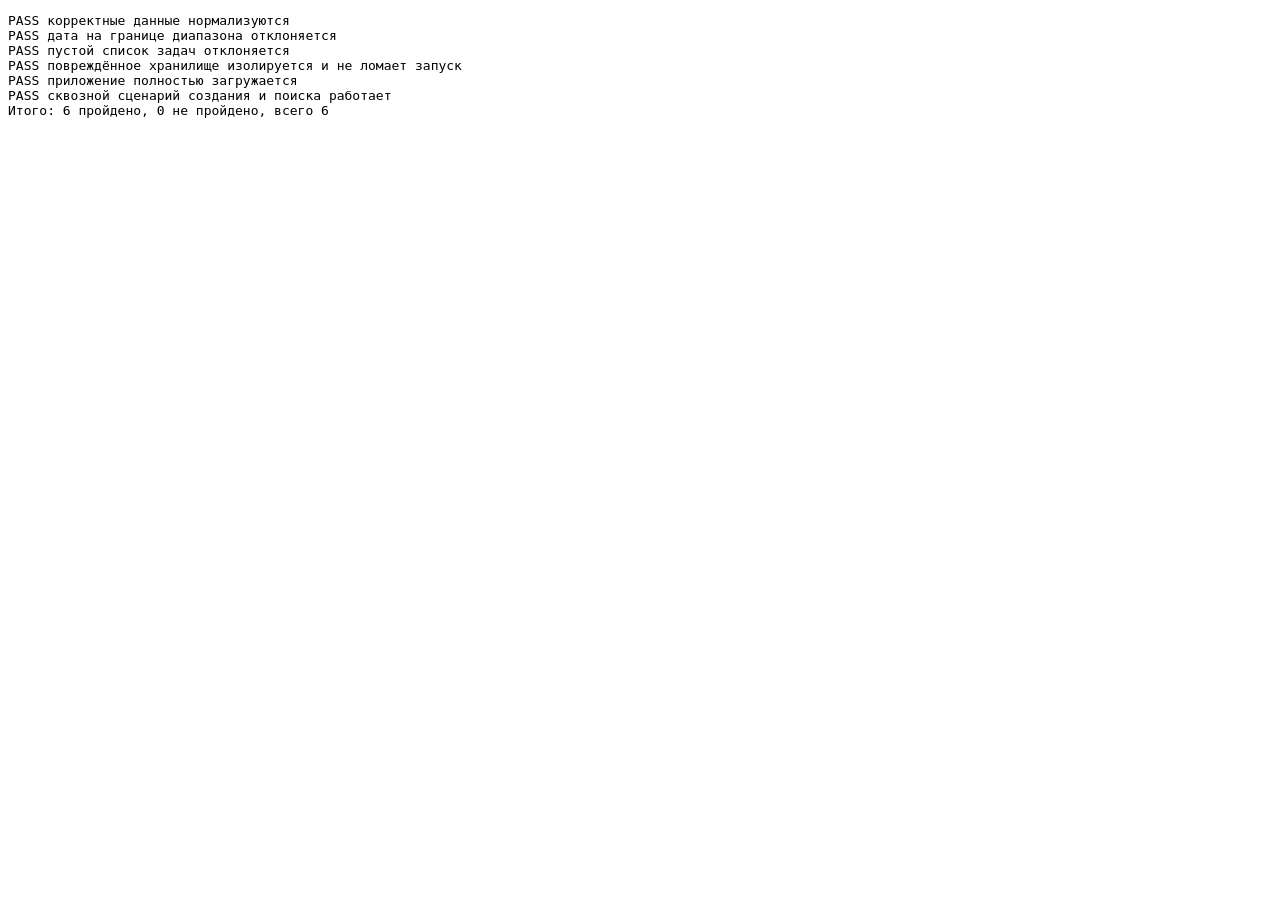
<file: tests/index.html>
<!doctype html>
<html lang="ru">
<meta charset="utf-8">
<title>Автотесты плана подготовки к экзаменам</title>
<script src="../validation.js"></script>
<script src="../storage.js"></script>
<pre id="result">RUNNING</pre>
<script>
"use strict";

const results = [];

function assert(condition, message) {
  if (!condition) throw new Error(message);
}

function test(name, action) {
  try {
    action();
    results.push({ name, passed: true });
  } catch (error) {
    results.push({ name, passed: false, error: error.message });
  }
}

test("корректные данные нормализуются", () => {
  const result = validateStudyFields({
    name: "  Математика  ",
    examDate: "2027-06-10",
    tasksText: " Формулы \n\n Решить вариант ",
    minimumDay: calendarDay("2027-06-01"),
    dateError: "Некорректная дата"
  });
  assert(!result.error, "корректные данные отклонены");
  assert(result.value.name === "Математика", "название не очищено");
  assert(result.value.tasks.join("|") === "Формулы|Решить вариант", "задачи разобраны неверно");
});

test("дата на границе диапазона отклоняется", () => {
  const result = validateStudyFields({
    name: "Физика",
    examDate: "2027-06-01",
    tasksText: "Повторить законы",
    minimumDay: calendarDay("2027-06-01"),
    dateError: "Экзамен должен быть позже"
  });
  assert(result.error?.field === "date", "граничная дата принята");
  assert(result.error.text === "Экзамен должен быть позже", "получено неверное сообщение");
});

test("пустой список задач отклоняется", () => {
  const result = validateStudyFields({
    name: "История",
    examDate: "2027-06-10",
    tasksText: "  \n\t\n  ",
    minimumDay: calendarDay("2027-06-01"),
    dateError: "Некорректная дата"
  });
  assert(result.error?.field === "tasks", "пустые задачи приняты");
});

test("повреждённое хранилище изолируется и не ломает запуск", () => {
  const broken = "{неполный json";
  localStorage.setItem(PLANNER_STORAGE_KEY, broken);
  localStorage.removeItem(PLANNER_STORAGE_KEY + "-corrupt");
  const restored = loadPlannerState();
  assert(restored === null, "повреждённая запись не должна восстанавливаться");
  assert(localStorage.getItem(PLANNER_STORAGE_KEY) === null, "повреждённый основной ключ не очищен");
  assert(localStorage.getItem(PLANNER_STORAGE_KEY + "-corrupt") === broken, "исходная запись не сохранена для диагностики");
});

function finish() {
  const passed = results.filter(item => item.passed).length;
  const failed = results.length - passed;
  const output = [
    ...results.map(item => `${item.passed ? "PASS" : "FAIL"} ${item.name}${item.error ? ": " + item.error : ""}`),
    `Итого: ${passed} пройдено, ${failed} не пройдено, всего ${results.length}`
  ].join("\n");
  const result = document.getElementById("result");
  result.dataset.status = failed ? "failed" : "passed";
  result.textContent = output;
}

const application = document.createElement("iframe");
application.hidden = true;
application.addEventListener("load", () => {
  test("приложение полностью загружается", () => {
    const appWindow = application.contentWindow;
    const appDocument = application.contentDocument;
    assert(typeof appWindow.renderPlan === "function", "основной скрипт не загрузился");
    assert(typeof appWindow.openNoteEditor === "function", "редактор заметок не загрузился");
    assert(appDocument.querySelector("#planner-form"), "форма создания плана отсутствует");
    assert(appDocument.querySelector("#sort-notes"), "элемент сортировки отсутствует");
  });
  test("сквозной сценарий создания и поиска работает", () => {
    const appDocument = application.contentDocument;
    const future = new Date();
    future.setDate(future.getDate() + 7);
    const futureDate = `${future.getFullYear()}-${String(future.getMonth() + 1).padStart(2, "0")}-${String(future.getDate()).padStart(2, "0")}`;
    appDocument.querySelector("#exam-name").value = "Математика";
    appDocument.querySelector("#exam-date").value = futureDate;
    appDocument.querySelector("#tasks").value = "Повторить формулы\nРешить вариант";
    appDocument.querySelector("#planner-form").dispatchEvent(new Event("submit", { bubbles: true, cancelable: true }));
    const card = appDocument.querySelector(".day");
    assert(card, "после отправки формы заметка не появилась");
    const search = appDocument.querySelector("#search");
    search.value = "Математика";
    search.dispatchEvent(new Event("input", { bubbles: true }));
    assert([...appDocument.querySelectorAll(".day")].some(item => !item.hidden && item.textContent.includes("Математика")), "созданная заметка не находится поиском");
  });
  finish();
});
application.addEventListener("error", () => {
  results.push({ name: "приложение полностью загружается", passed: false, error: "keep.html не загрузился" });
  finish();
});
application.src = "../keep.html";
document.body.append(application);
</script>
</html>
</file>
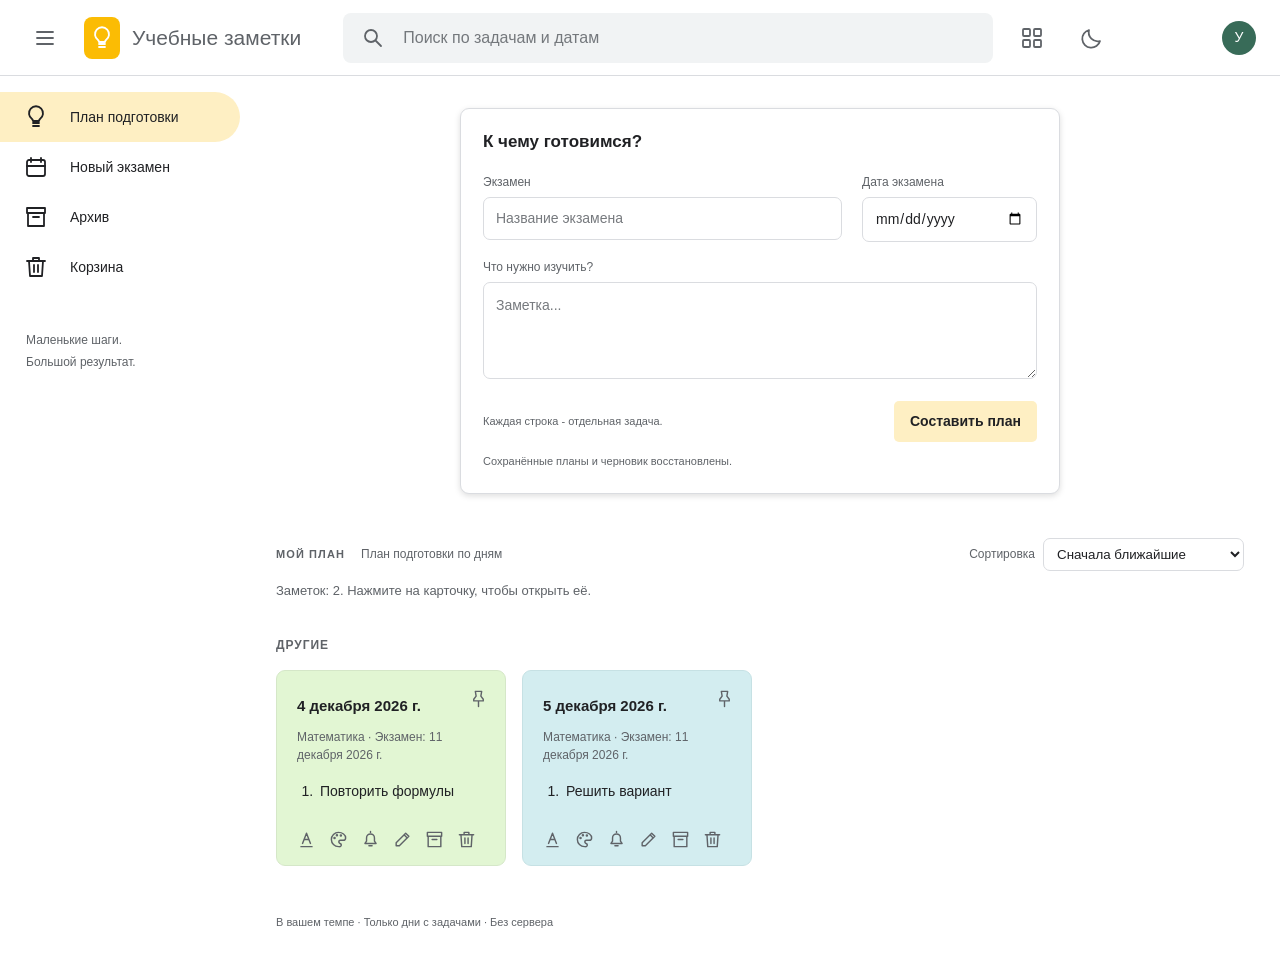
<file: keep.html>
<!DOCTYPE html>
<html lang="ru">
<head>
  <meta charset="UTF-8">
  <meta name="viewport" content="width=device-width, initial-scale=1">
  <title>Учебные заметки — План подготовки</title>
  <script>
    try {
      document.documentElement.dataset.theme = localStorage.getItem("exam-planner-theme") === "dark" ? "dark" : "light";
    } catch { document.documentElement.dataset.theme = "light"; }
  </script>
  <link rel="stylesheet" href="keep.css">
  <link rel="stylesheet" href="note-tools.css">
  <script src="storage.js" defer></script>
  <script src="validation.js" defer></script>
  <script src="note-tools.js" defer></script>
  <script src="notes.js" defer></script>
  <script src="script.js" defer></script>
  <script src="keep.js" defer></script>
</head>
<body>
  <svg class="icons" xmlns="http://www.w3.org/2000/svg" aria-hidden="true">
    <symbol id="bulb" viewBox="0 0 24 24"><path d="M9 18h6M9 21h6M8 14a7 7 0 1 1 8 0c-1 1-1 2-1 2H9s0-1-1-2Z"/></symbol>
    <symbol id="search-icon" viewBox="0 0 24 24"><circle cx="10" cy="10" r="6"/><path d="m15 15 5 5"/></symbol>
    <symbol id="grid-icon" viewBox="0 0 24 24"><rect x="3" y="3" width="7" height="7" rx="1"/><rect x="14" y="3" width="7" height="7" rx="1"/><rect x="3" y="14" width="7" height="7" rx="1"/><rect x="14" y="14" width="7" height="7" rx="1"/></symbol>
    <symbol id="calendar-icon" viewBox="0 0 24 24"><rect x="3" y="5" width="18" height="16" rx="2"/><path d="M7 3v4m10-4v4M3 11h18"/></symbol>
  </svg>
  <header class="topbar">
    <button id="menu-toggle" class="icon-button" type="button" aria-label="Скрыть боковую панель" aria-expanded="true" aria-controls="sidebar"><svg viewBox="0 0 24 24" aria-hidden="true"><path d="M4 6h16M4 12h16M4 18h16"/></svg></button>
    <a class="brand" href="keep.html" aria-label="Учебные заметки"><span class="brand-icon"><svg aria-hidden="true"><use href="#bulb"/></svg></span><span class="brand-wordmark"><span>Учебные заметки</span></span></a>
    <label class="search"><svg aria-hidden="true"><use href="#search-icon"/></svg><input id="search" type="search" placeholder="Поиск по задачам и датам" aria-label="Поиск по задачам и датам"></label>
    <button id="view-toggle" class="icon-button" type="button" aria-label="Показать списком" aria-pressed="false" title="Переключить вид"><svg aria-hidden="true"><use href="#grid-icon"/></svg></button>
    <button id="theme-toggle" class="icon-button" type="button" aria-label="Включить тёмную тему" aria-pressed="false" title="Включить тёмную тему"><svg class="moon" viewBox="0 0 24 24" aria-hidden="true"><path d="M20 15A9 9 0 0 1 9 4a9 9 0 1 0 11 11Z"/></svg><svg class="sun" viewBox="0 0 24 24" aria-hidden="true"><circle cx="12" cy="12" r="4"/><path d="M12 2v2m0 16v2M2 12h2m16 0h2M5 5l1 1m12 12 1 1M5 19l1-1M18 6l1-1"/></svg></button>
    <span class="avatar" title="Локальный план подготовки" aria-label="Локальный план подготовки">У</span>
  </header>
  <div class="workspace">
    <aside id="sidebar">
      <nav aria-label="Разделы">
        <button class="nav-item active" type="button" data-view="active" aria-current="page"><svg aria-hidden="true"><use href="#bulb"/></svg>План подготовки</button>
        <button id="new-exam" class="nav-item" type="button"><svg aria-hidden="true"><use href="#calendar-icon"/></svg>Новый экзамен</button>
        <button class="nav-item" type="button" data-view="archive"><svg viewBox="0 0 24 24" aria-hidden="true"><path d="M4 8h16v13H4zM3 3h18v5H3zM9 12h6"/></svg>Архив</button>
        <button class="nav-item" type="button" data-view="trash"><svg viewBox="0 0 24 24" aria-hidden="true"><path d="M3 6h18M9 6V3h6v3M5 6l1 15h12l1-15M10 10v7m4-7v7"/></svg>Корзина</button>
      </nav>
      <p class="sidebar-caption">Маленькие шаги.<br>Большой результат.</p>
    </aside>
    <main>
      <section class="composer" aria-labelledby="composer-title">
        <h1 id="composer-title">К чему готовимся?</h1>
        <form id="planner-form" novalidate>
          <div class="exam-fields">
            <div><label for="exam-name">Экзамен</label><input id="exam-name" type="text" placeholder="Название экзамена" required></div>
            <div><label for="exam-date">Дата экзамена</label><input id="exam-date" type="date" required></div>
          </div>
          <label for="tasks">Что нужно изучить?</label>
          <textarea id="tasks" rows="3" placeholder="Заметка..." aria-describedby="tasks-hint" required></textarea>
          <div class="composer-bottom"><p id="tasks-hint">Каждая строка - отдельная задача.</p><button class="primary-button" type="submit">Составить план</button></div>
          <p id="message" role="status" aria-live="polite"></p>
          <p id="storage-message" role="status"></p>
        </form>
      </section>
      <section id="notes" aria-labelledby="notes-title">
        <p id="reminder-alert" role="status" aria-live="polite" hidden></p>
        <div class="section-heading"><h2 id="notes-title">МОЙ ПЛАН</h2><span>План подготовки по дням</span><label class="sort-control" for="sort-notes">Сортировка<select id="sort-notes"><option value="date-asc">Сначала ближайшие</option><option value="date-desc">Сначала поздние</option><option value="name-asc">По названию экзамена</option></select></label></div>
        <p id="plan-summary">Добавьте задачи — разложим подготовку по дням.</p>
        <p id="note-action-status" role="status" aria-live="polite"></p>
        <div id="plan"><p class="empty">Ваши учебные заметки появятся здесь.<br>Начните с экзамена и нескольких задач.</p></div>
        <p id="no-results" hidden role="status">Ничего не найдено. Попробуйте другое слово.</p>
      </section>
      <footer>В вашем темпе · Только дни с задачами · Без сервера</footer>
      <p id="theme-status" role="status" aria-live="polite"></p>
    </main>
  </div>
</body>
</html>
</file>
<file: keep.css>
:root { font-family: "Segoe UI", Arial, sans-serif; color: var(--text); background: var(--page); font-size: 14px; line-height: 1.5; min-height: 100%; }
* { box-sizing: border-box; }
body { margin: 0; min-height: 100vh; min-height: 100dvh; }
.icons { position: absolute; width: 0; height: 0; overflow: hidden; }
svg { width: 24px; height: 24px; fill: none; stroke: currentColor; stroke-width: 1.8; stroke-linecap: round; stroke-linejoin: round; flex-shrink: 0; }
button, input, textarea { font: inherit; }
button, a, input, textarea { -webkit-tap-highlight-color: transparent; }
button { cursor: pointer; }
:focus-visible { outline: 2px solid #986400; outline-offset: 4px; }
.topbar { min-height: 76px; display: flex; align-items: center; gap: 18px; padding: 12px 24px; border-bottom: 1px solid #dadce0; background: white; }
.icon-button { border: none; background: transparent; color: #5f6368; border-radius: 50%; width: 42px; height: 42px; display: grid; place-items: center; flex-shrink: 0; }
.icon-button:hover { background: #f1f3f4; }
.brand { display: flex; align-items: center; gap: 12px; color: #5f6368; font-size: 21px; text-decoration: none; white-space: nowrap; }
.brand-icon { display: grid; place-items: center; width: 36px; height: 42px; background: #fbbc04; color: #fff; border-radius: 8px; }
.brand-wordmark { display: flex; flex-direction: column; gap: 3px; line-height: 1.2; }
.brand-prefix { color: #8a6200; font-size: 9px; font-weight: 700; letter-spacing: .24em; line-height: 1; }
[data-theme="dark"] .brand-prefix { color: #f6ce72; }
.search { margin-left: 24px; display: flex; align-items: center; gap: 16px; background: #f1f3f4; border-radius: 8px; padding: 12px 18px; max-width: 650px; flex: 1; color: #5f6368; }
.search input { width: 100%; min-width: 0; border: 0; outline: none; background: transparent; color: #202124; font-size: 16px; }
.search:focus-within { background: white; box-shadow: 0 1px 6px #0003; }
.avatar { margin-left: auto; display: grid; place-items: center; background: #386b58; color: #fff; width: 34px; height: 34px; border-radius: 50%; flex-shrink: 0; }
.workspace { display: grid; grid-template-columns: 240px minmax(0, 1fr); }
aside { padding-top: 16px; }
.nav-item { display: flex; align-items: center; gap: 22px; min-height: 50px; padding: 12px 24px; border-radius: 0 28px 28px 0; color: #3c4043; text-decoration: none; font-weight: 500; }
.nav-item:hover { background: #f1f3f4; }
.nav-item.active { background: #feefc3; }
button.nav-item { width: 100%; border: 0; background: transparent; text-align: left; }
.card-exam { margin: -6px 0 16px; font-size: 12px; color: var(--muted); }
.sidebar-caption { margin: 38px 26px; color: #80868b; line-height: 1.8; font-size: 12px; }
main { min-width: 0; padding: 32px 36px; }
.composer { max-width: 600px; margin: 0 auto 44px; padding: 20px 22px 12px; border: 1px solid #dadce0; border-radius: 9px; box-shadow: 0 2px 6px #0002; }
h1 { font-size: 17px; font-weight: 600; margin: 0 0 18px; }
.exam-fields { display: grid; grid-template-columns: 1fr 175px; gap: 20px; }
label { display: block; font-size: 12px; color: #5f6368; }
.composer input, .composer textarea { width: 100%; min-width: 0; color: inherit; background: transparent; border: 1px solid var(--border); padding: 10px 12px; border-radius: 7px; margin: 6px 0 16px; outline: none; }
.exam-fields > div { min-width: 0; }
.composer input:focus, .composer textarea:focus { border-color: var(--focus); box-shadow: inset 0 0 0 1px var(--focus); outline: none; }
.composer [aria-invalid="true"] { border-color: var(--error); box-shadow: inset 0 0 0 1px var(--error); }
.search input:focus-visible { outline: none; }
.search:focus-within { box-shadow: inset 0 0 0 2px var(--focus); }
textarea { resize: vertical; min-height: 88px; line-height: 1.8; margin-bottom: 4px; }
.composer-bottom { display: flex; align-items: center; justify-content: space-between; gap: 16px; }
#tasks-hint, #storage-message { font-size: 11px; color: #5f6368; }
.primary-button { border: 0; border-radius: 5px; padding: 10px 16px; background: #feefc3; color: #3c4043; font-weight: 600; white-space: nowrap; }
.primary-button:hover { background: #fee7a0; }
#message { font-size: 13px; color: #386b58; }
#message.error { color: #b3261e; }
#message:empty, #storage-message:empty { display: none; }
.section-heading { display: flex; align-items: center; gap: 16px; flex-wrap: wrap; }
h2 { color: #5f6368; font-size: 11px; font-weight: 600; letter-spacing: .1em; margin: 0; }
.section-heading span { color: #80868b; font-size: 12px; }
.sort-control { display: flex; align-items: center; gap: 8px; margin-left: auto; font-size: 12px; }
.sort-control select { padding: 7px 28px 7px 9px; border: 1px solid var(--border); border-radius: 7px; background: var(--surface); color: var(--text); }
#plan-summary { color: #5f6368; font-size: 13px; margin: 10px 0 22px; overflow-wrap: anywhere; }
#plan { display: grid; grid-template-columns: repeat(auto-fill, minmax(220px, 1fr)); gap: 16px; align-items: start; }
.day { border: 1px solid #e2ded4; border-radius: 9px; padding: 20px; background: #fff8b8; overflow-wrap: anywhere; transition: box-shadow .15s; }
.day:hover { box-shadow: 0 2px 6px #0002; }
.day:nth-child(5n+2) { background: #e2f6d3; border-color: #d5e7c8; }
.day:nth-child(5n+3) { background: #d3edf0; border-color: #c6e1e4; }
.day:nth-child(5n+4) { background: #f6e2dd; border-color: #ead7d2; }
.day:nth-child(5n+5) { background: #e9e3f1; border-color: #ddd7e5; }
.day h3 { font-size: 15px; margin: 0 0 16px; font-weight: 600; }
.day ol { padding-left: 20px; margin: 0; }
.day li { padding-left: 3px; line-height: 1.7; }
.day li + li { margin-top: 10px; }
.empty { grid-column: 1 / -1; text-align: center; color: #80868b; padding: 64px 16px; line-height: 1.9; }
#no-results { color: #5f6368; padding: 40px 0; }
footer { margin-top: 48px; font-size: 11px; color: #80868b; }
.sidebar-hidden .workspace { grid-template-columns: minmax(0, 1fr); }
.sidebar-hidden aside { display: none; }
#plan.list-view { grid-template-columns: minmax(0, 600px); justify-content: center; }
[hidden] { display: none !important; }
@media (max-width: 1050px) { .workspace { grid-template-columns: 200px minmax(0, 1fr); } .brand { font-size: 17px; } .search { margin-left: 0; } .nav-item { padding-left: 18px; gap: 12px; } main { padding: 28px 22px; } }
@media (max-width: 760px) { .topbar { flex-wrap: wrap; gap: 10px; padding: 12px 16px; } .brand { flex: 1; } .search { order: 5; flex-basis: 100%; max-width: none; } .workspace { grid-template-columns: minmax(0, 1fr); } aside { padding: 8px 12px; } nav { display: flex; gap: 6px; flex-wrap: wrap; } .nav-item { border-radius: 24px; min-height: 40px; padding: 8px 12px; font-size: 12px; gap: 7px; } .nav-item svg { width: 18px; height: 18px; } .sidebar-caption { display: none; } main { padding: 20px 16px; } .composer { margin-bottom: 32px; padding: 18px 16px 10px; } }
@media (max-width: 420px) { .exam-fields { grid-template-columns: 1fr; gap: 0; } .composer-bottom { align-items: start; flex-direction: column; gap: 4px; } .primary-button { width: 100%; } .avatar { display: none; } }
@media (max-width: 560px) { .sort-control { width: 100%; margin-left: 0; justify-content: space-between; } .sort-control select { max-width: 70%; } }

/* Общая палитра интерфейса и обе темы. */
:root { color-scheme: light; --page: #fff; --surface: #fff; --text: #202124; --muted: #5f6368; --border: #dadce0; --hover: #f1f3f4; --accent: #feefc3; --accent-hover: #fee7a0; --focus: #986400; --success: #386b58; --error: #b3261e; }
:root[data-theme="dark"] { color-scheme: dark; --page: #202124; --surface: #28292c; --text: #e8eaed; --muted: #bdc1c6; --border: #5f6368; --hover: #35363a; --accent: #51452a; --accent-hover: #665637; --focus: #f6ce72; --success: #a8dab5; --error: #f2b8b5; }
html, body { background: var(--page); color: var(--text); }
.topbar, .composer { background: var(--surface); border-color: var(--border); }
.icon-button, .brand, label, .search, .sidebar-caption, .section-heading span, h2, #plan-summary, #tasks-hint, #storage-message, .empty, #no-results, footer, #theme-status { color: var(--muted); }
.search, .icon-button:hover, .nav-item:hover { background: var(--hover); }
.search:focus-within { background: var(--surface); }
.search input, .nav-item { color: var(--text); }
input::placeholder, textarea::placeholder { color: var(--muted); opacity: .85; }
.nav-item.active, .primary-button { background: var(--accent); color: var(--text); }
.primary-button:hover { background: var(--accent-hover); }
#message { color: var(--success); }
#message.error { color: var(--error); }
:focus-visible { outline-color: var(--focus); }
[data-theme="dark"] .day { background: #49432c; border-color: #6a6041; }
[data-theme="dark"] .day:nth-child(5n+2) { background: #304639; border-color: #4b6754; }
[data-theme="dark"] .day:nth-child(5n+3) { background: #2d464b; border-color: #47666c; }
[data-theme="dark"] .day:nth-child(5n+4) { background: #503b38; border-color: #715450; }
[data-theme="dark"] .day:nth-child(5n+5) { background: #423b50; border-color: #605571; }
.sun, [data-theme="dark"] .moon { display: none; }
[data-theme="dark"] .sun { display: block; }
#theme-status { font-size: 12px; }
#theme-status:empty { display: none; }

/* Движение не меняет размеры полей и не мешает вводу. */
html, body, .topbar, .composer, .search, .nav-item, .primary-button, .icon-button, .day, input, textarea { transition: background-color .2s ease, color .2s ease, border-color .2s ease, box-shadow .2s ease, transform .2s ease; }
.composer { animation: enter .3s ease both; }
.day { animation: enter .3s ease backwards; }
.day:nth-child(2) { animation-delay: .04s; }
.day:nth-child(3) { animation-delay: .08s; }
.day:nth-child(4) { animation-delay: .12s; }
.day:nth-child(5) { animation-delay: .16s; }
.icon-button:active, .primary-button:active { transform: scale(.96); }
#theme-toggle svg { animation: enter .2s ease; }
@media (hover: hover) { .day:hover { transform: translateY(-3px); box-shadow: 0 5px 14px #0002; } }
@keyframes enter { from { opacity: 0; transform: translateY(8px); } to { opacity: 1; transform: translateY(0); } }
@media (prefers-reduced-motion: reduce) {
  *, *::before, *::after { animation: none !important; transition: none !important; }
  .day:hover, .icon-button:active, .primary-button:active { transform: none; }
}
@media (max-width: 760px) { button.nav-item { width: auto; } }
</file>
<file: note-tools.css>
.note-toolbar { display: flex; gap: 12px; margin: 20px -6px -10px; color: var(--muted); }
.note-button { display: inline-flex; align-items: center; justify-content: center; width: 34px; height: 34px; padding: 6px; border: 0; border-radius: 50%; background: transparent; color: inherit; font: inherit; cursor: pointer; transition: background-color .15s ease, transform .15s ease; }
.note-button svg { width: 19px; height: 19px; }
.note-button:hover { background: var(--hover); }
.note-button:active { transform: scale(.94); }
.note-button[aria-pressed="true"] { background: var(--accent); color: var(--text); }
.note-button:disabled { opacity: .4; cursor: default; }
.note-popover { position: fixed; z-index: 100; width: 330px; max-width: calc(100vw - 24px); max-height: calc(100dvh - 24px); overflow-y: auto; padding: 12px; color: var(--text); background: var(--surface); border: 1px solid var(--border); border-radius: 10px; box-shadow: 0 5px 18px #0005; animation: enter .15s ease; }
.note-popover-heading { display: flex; justify-content: space-between; align-items: center; gap: 8px; font-size: 14px; }
.note-popover-heading > .note-button { flex-shrink: 0; font-size: 22px; }
.note-help { font-size: 12px; line-height: 1.5; color: var(--muted); margin: 8px 4px 12px; }
.format-options { display: flex; flex-wrap: wrap; gap: 5px; }
[data-format="bold"] { font-weight: 700; }
[data-format="italic"] { font-style: italic; }
[data-format="underline"] { text-decoration: underline; }
.swatch-options { display: flex; gap: 9px; flex-wrap: wrap; padding: 4px; }
.note-button.swatch { width: 32px; height: 32px; position: relative; border: 1px solid var(--border); background-color: var(--note-light, var(--surface)); color: var(--text); }
.swatch[aria-pressed="true"] { outline: 2px solid #a142f4; outline-offset: 2px; }
.swatch[aria-pressed="true"]::after { content: "✓"; position: absolute; right: -5px; top: -6px; width: 15px; height: 15px; border-radius: 50%; background: #a142f4; color: white; font-size: 11px; line-height: 15px; }
[data-color="red"] { --note-light: #f9d4d2; --note-dark: #652d38; }
[data-color="peach"] { --note-light: #f7dfc6; --note-dark: #714021; }
[data-color="sand"] { --note-light: #f6edb7; --note-dark: #665019; }
[data-color="green"] { --note-light: #dbecd3; --note-dark: #294d3c; }
[data-color="mint"] { --note-light: #c9eee6; --note-dark: #18554f; }
[data-color="blue"] { --note-light: #d2eaf6; --note-dark: #275568; }
[data-color="purple"] { --note-light: #e8daf6; --note-dark: #50345f; }
[data-color="pink"] { --note-light: #f4d9e6; --note-dark: #633f51; }
[data-color="gray"] { --note-light: #e7e5e0; --note-dark: #4c4943; }
#plan .day[data-color]:not([data-color="default"]) { background-color: var(--note-light); border-color: var(--border); }
[data-theme="dark"] #plan .day[data-color]:not([data-color="default"]), [data-theme="dark"] .swatch { background-color: var(--note-dark, var(--surface)); }
#plan .day[data-pattern="dots"], .swatch[data-pattern="dots"] { background-image: radial-gradient(circle, #8883 1px, transparent 1.5px); background-size: 12px 12px; }
#plan .day[data-pattern="lines"], .swatch[data-pattern="lines"] { background-image: repeating-linear-gradient(135deg, transparent 0 12px, #8882 12px 15px); }
#plan .day[data-pattern="grid"], .swatch[data-pattern="grid"] { background-image: linear-gradient(#8882 1px, transparent 1px), linear-gradient(90deg, #8882 1px, transparent 1px); background-size: 18px 18px; }
#plan .day[data-pattern="waves"], .swatch[data-pattern="waves"] { background-image: repeating-radial-gradient(ellipse at bottom right, transparent 0 12px, #8882 13px 16px, transparent 17px 26px); }
.reminder-option { display: flex; justify-content: space-between; width: 100%; height: auto; min-height: 42px; padding: 10px 8px; border-radius: 5px; gap: 12px; text-align: left; font-size: 13px; }
.reminder-option span:last-child { color: var(--muted); white-space: nowrap; }
.reminder-custom { padding: 12px 4px 0; }
.reminder-custom input { display: block; width: 100%; margin-top: 8px; padding: 10px; border: 1px solid var(--border); background: var(--page); color: var(--text); border-radius: 6px; font: inherit; }
.reminder-custom input:focus { outline: none; border-color: var(--focus); box-shadow: inset 0 0 0 1px var(--focus); }
.reminder-actions { display: flex; justify-content: flex-end; gap: 8px; margin-top: 12px; }
.reminder-actions .note-button { width: auto; padding: 8px 12px; border-radius: 5px; background: var(--accent); }
.note-error { color: var(--error); font-size: 12px; margin: 8px 4px; }
.note-error:empty { display: none; }
.note-reminder { display: block; margin-top: 16px; max-width: 100%; padding: 5px 9px; background: transparent; color: var(--text); border: 1px solid var(--border); border-radius: 16px; font-size: 11px; text-align: left; }
.note-reminder.is-due { border-color: var(--focus); font-weight: 600; }
#reminder-alert { padding: 16px; margin: 0 0 24px; border: 1px solid var(--focus); background: var(--accent); border-radius: 8px; overflow-wrap: anywhere; }
@media (prefers-reduced-motion: reduce) { .note-popover, .note-button { animation: none; transition: none; } .note-button:active { transform: none; } }

/* Заметки, разделы и редактор. */
.day { position: relative; cursor: pointer; padding-top: 24px; }
.day > h3 { padding-right: 30px; }
.day .note-toolbar { gap: 2px; flex-wrap: wrap; }
.day .note-toolbar .note-button { width: 30px; height: 32px; }
.pin-button { position: absolute; right: 10px; top: 10px; color: var(--muted); }
.pin-button[aria-pressed="true"] svg { fill: var(--focus); stroke: var(--text); }
.note-group-title { grid-column: 1 / -1; margin: 14px 0 0; font-size: 12px; letter-spacing: .08em; font-weight: 600; text-transform: uppercase; color: var(--muted); }
#note-action-status { font-size: 13px; color: var(--success); }
#note-action-status:empty { display: none; }
.note-editor { padding: 0; width: min(620px, calc(100vw - 32px)); max-height: calc(100dvh - 32px); border: 1px solid var(--border); border-radius: 14px; color: var(--text); background: var(--surface); box-shadow: 0 20px 80px #0006; }
.note-editor::backdrop { background: #0008; backdrop-filter: blur(2px); }
.note-editor[open] { animation: note-open .24s cubic-bezier(.2, .8, .2, 1); }
.note-editor[open]::backdrop { animation: note-backdrop-in .24s ease-out; }
@keyframes note-open {
  from { opacity: 0; transform: translateY(14px) scale(.97); }
  to { opacity: 1; transform: none; }
}
@keyframes note-backdrop-in { from { opacity: 0; } to { opacity: 1; } }
@media (prefers-reduced-motion: reduce) {
  .note-editor[open], .note-editor[open]::backdrop { animation: none; }
}
.note-editor-form { padding: 24px; }
.note-editor h2 { margin: 0 0 20px; font-size: 19px; letter-spacing: 0; color: var(--text); }
.editor-field { margin: 0 0 16px; }
.editor-field input, .editor-field textarea { display: block; width: 100%; min-width: 0; margin: 6px 0 0; padding: 10px 12px; border: 1px solid var(--border); border-radius: 7px; background: var(--surface); color: var(--text); font: inherit; font-size: 14px; }
.editor-field input:focus, .editor-field textarea:focus { outline: none; border-color: var(--focus); box-shadow: inset 0 0 0 1px var(--focus); }
.editor-actions { display: flex; flex-wrap: wrap; justify-content: flex-end; gap: 8px; margin-top: 20px; }
.editor-actions .note-button { width: auto; height: auto; border-radius: 6px; padding: 9px 12px; }
.note-editor .note-toolbar { margin: 12px 0; }
.note-editor-form[data-color]:not([data-color="default"]) { background-color: var(--note-light); }
[data-theme="dark"] .note-editor-form[data-color]:not([data-color="default"]) { background-color: var(--note-dark); }
.note-editor-form[data-pattern="dots"] { background-image: radial-gradient(circle, #8883 1px, transparent 1.5px); background-size: 12px 12px; }
.note-editor-form[data-pattern="lines"] { background-image: repeating-linear-gradient(135deg, transparent 0 12px, #8882 12px 15px); }
.note-editor-form[data-pattern="grid"] { background-image: linear-gradient(#8882 1px, transparent 1px), linear-gradient(90deg, #8882 1px, transparent 1px); background-size: 18px 18px; }
.note-editor-form[data-pattern="waves"] { background-image: repeating-radial-gradient(ellipse at bottom right, transparent 0 12px, #8882 13px 16px, transparent 17px 26px); }
@media (max-width: 420px) { .note-editor-form { padding: 18px; } }
</file>
